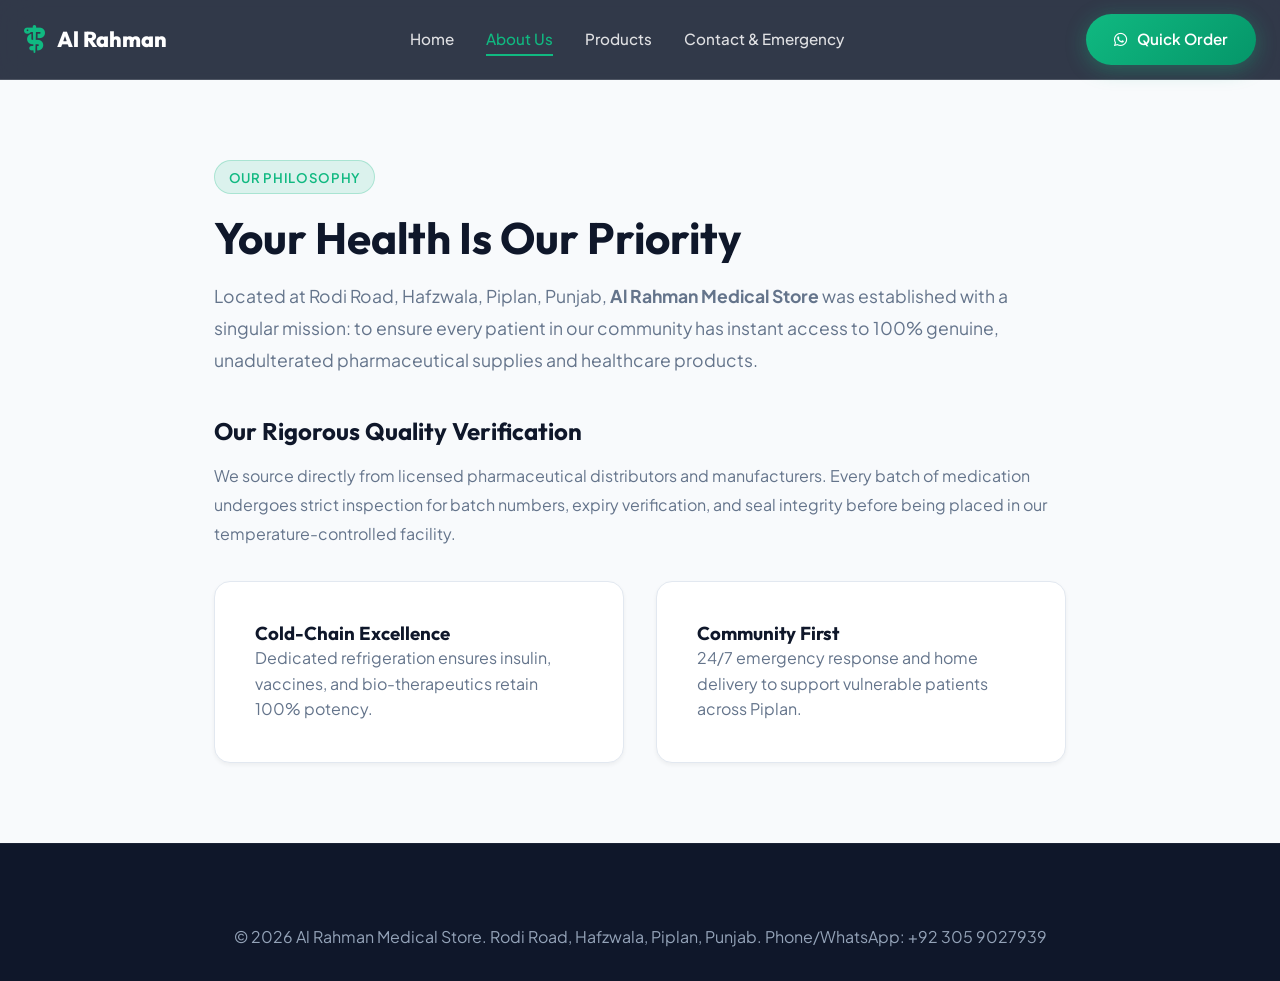
<file: about.html>
<!DOCTYPE html>
<html lang="en">
<head>
  <meta charset="UTF-8">
  <meta name="viewport" content="width=device-width, initial-scale=1.0">
  <title>About Us — Al Rahman Medical Store</title>
  <meta name="description" content="Learn about Al Rahman Medical Store in Piplan, Punjab. Our commitment to 100% authentic pharmaceuticals, cold-chain storage, and patient priority.">
  <link rel="stylesheet" href="styles.css">
  <link href="https://fonts.googleapis.com/css2?family=Outfit:wght@400;600;700;800&family=Plus+Jakarta+Sans:wght@400;500;600;700&display=swap" rel="stylesheet">
  <link rel="stylesheet" href="https://cdnjs.cloudflare.com/ajax/libs/font-awesome/6.4.0/css/all.min.css">
</head>
<body>

  <header class="header-nav">
    <div class="container nav-container">
      <a href="index.html" class="brand-logo"><i class="fa-solid fa-staff-snake"></i> Al Rahman</a>
      <nav class="nav-links">
        <a href="index.html">Home</a>
        <a href="about.html" class="active">About Us</a>
        <a href="products.html">Products</a>
        <a href="contact.html">Contact & Emergency</a>
      </nav>
      <div class="nav-actions">
        <a href="https://wa.me/923059027939" target="_blank" class="btn btn-primary"><i class="fa-brands fa-whatsapp"></i> Quick Order</a>
      </div>
    </div>
  </header>

  <section class="section-padding">
    <div class="container" style="max-width: 900px;">
      <span class="badge-tag">Our Philosophy</span>
      <h1 style="font-size: 2.75rem; margin: 1rem 0;">Your Health Is Our Priority</h1>
      
      <p style="font-size:1.1rem; line-height:1.8; margin-bottom:1.5rem;" class="text-muted">
        Located at Rodi Road, Hafzwala, Piplan, Punjab, <strong>Al Rahman Medical Store</strong> was established with a singular mission: to ensure every patient in our community has instant access to 100% genuine, unadulterated pharmaceutical supplies and healthcare products.
      </p>

      <h2 style="margin-top:2.5rem; margin-bottom:1rem;">Our Rigorous Quality Verification</h2>
      <p class="text-muted" style="line-height:1.8; margin-bottom:1.5rem;">
        We source directly from licensed pharmaceutical distributors and manufacturers. Every batch of medication undergoes strict inspection for batch numbers, expiry verification, and seal integrity before being placed in our temperature-controlled facility.
      </p>

      <div class="features-grid" style="margin-top:2rem;">
        <div class="feature-card">
          <h3>Cold-Chain Excellence</h3>
          <p class="text-muted">Dedicated refrigeration ensures insulin, vaccines, and bio-therapeutics retain 100% potency.</p>
        </div>
        <div class="feature-card">
          <h3>Community First</h3>
          <p class="text-muted">24/7 emergency response and home delivery to support vulnerable patients across Piplan.</p>
        </div>
      </div>
    </div>
  </section>

  <footer class="site-footer">
    <div class="container text-center">
      <p>&copy; 2026 Al Rahman Medical Store. Rodi Road, Hafzwala, Piplan, Punjab. Phone/WhatsApp: +92 305 9027939</p>
    </div>
  </footer>
</body>
</html>
</file>
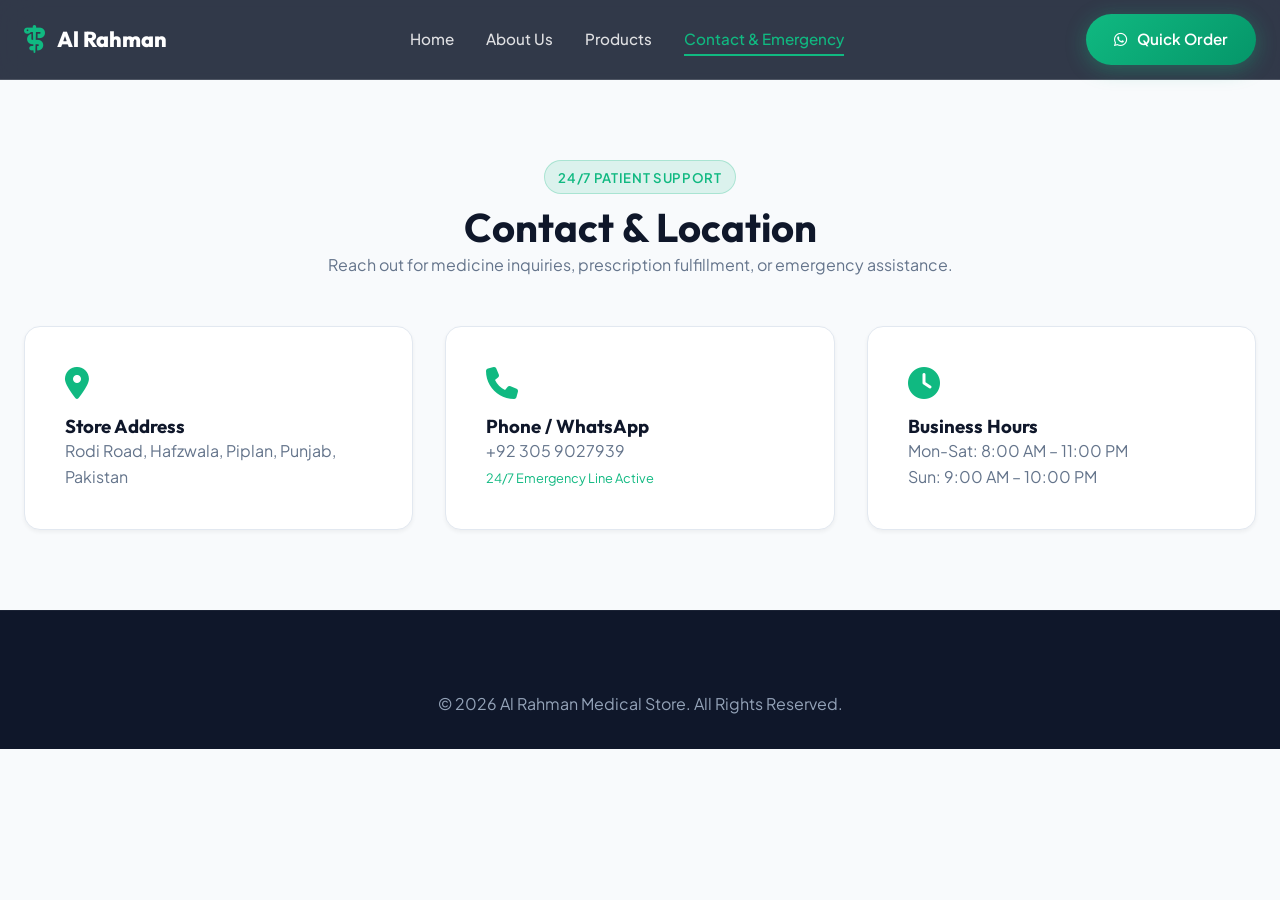
<file: contact.html>
<!DOCTYPE html>
<html lang="en">
<head>
  <meta charset="UTF-8">
  <meta name="viewport" content="width=device-width, initial-scale=1.0">
  <title>Contact Us & Emergency — Al Rahman Medical Store</title>
  <meta name="description" content="Get in touch with Al Rahman Medical Store in Piplan. Contact details, emergency numbers, store location on Rodi Road, and operating hours.">
  <link rel="stylesheet" href="styles.css">
  <link href="https://fonts.googleapis.com/css2?family=Outfit:wght@400;600;700;800&family=Plus+Jakarta+Sans:wght@400;500;600;700&display=swap" rel="stylesheet">
  <link rel="stylesheet" href="https://cdnjs.cloudflare.com/ajax/libs/font-awesome/6.4.0/css/all.min.css">
</head>
<body>

  <header class="header-nav">
    <div class="container nav-container">
      <a href="index.html" class="brand-logo"><i class="fa-solid fa-staff-snake"></i> Al Rahman</a>
      <nav class="nav-links">
        <a href="index.html">Home</a>
        <a href="about.html">About Us</a>
        <a href="products.html">Products</a>
        <a href="contact.html" class="active">Contact & Emergency</a>
      </nav>
      <div class="nav-actions">
        <a href="https://wa.me/923059027939" class="btn btn-primary"><i class="fa-brands fa-whatsapp"></i> Quick Order</a>
      </div>
    </div>
  </header>

  <section class="section-padding">
    <div class="container">
      <div class="text-center" style="max-width: 650px; margin: 0 auto 3rem;">
        <span class="badge-tag">24/7 Patient Support</span>
        <h1 style="font-size: 2.5rem; margin-top: 0.5rem;">Contact & Location</h1>
        <p class="text-muted">Reach out for medicine inquiries, prescription fulfillment, or emergency assistance.</p>
      </div>

      <div style="display:grid; grid-template-columns: repeat(auto-fit, minmax(300px, 1fr)); gap:2rem;">
        <div class="feature-card">
          <i class="fa-solid fa-location-dot" style="font-size:2rem; color:var(--primary-accent); margin-bottom:1rem;"></i>
          <h3>Store Address</h3>
          <p class="text-muted">Rodi Road, Hafzwala, Piplan, Punjab, Pakistan</p>
        </div>

        <div class="feature-card">
          <i class="fa-solid fa-phone" style="font-size:2rem; color:var(--primary-accent); margin-bottom:1rem;"></i>
          <h3>Phone / WhatsApp</h3>
          <p class="text-muted"><a href="tel:+923059027939">+92 305 9027939</a></p>
          <span style="font-size:0.8rem; color:var(--primary-accent);">24/7 Emergency Line Active</span>
        </div>

        <div class="feature-card">
          <i class="fa-solid fa-clock" style="font-size:2rem; color:var(--primary-accent); margin-bottom:1rem;"></i>
          <h3>Business Hours</h3>
          <p class="text-muted">Mon-Sat: 8:00 AM – 11:00 PM<br>Sun: 9:00 AM – 10:00 PM</p>
        </div>
      </div>
    </div>
  </section>

  <footer class="site-footer">
    <div class="container text-center">
      <p>&copy; 2026 Al Rahman Medical Store. All Rights Reserved.</p>
    </div>
  </footer>
</body>
</html>
</file>
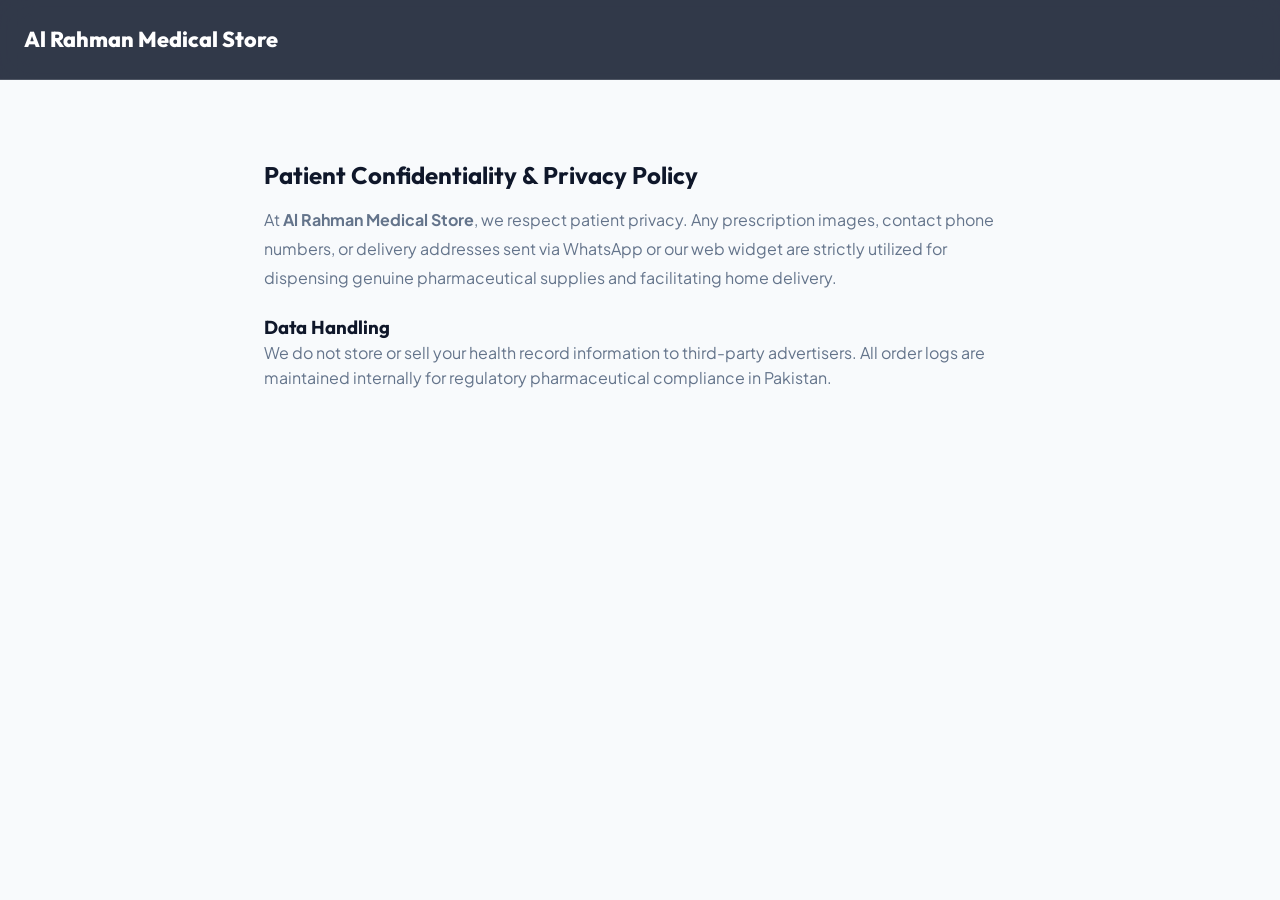
<file: privacy-policy.html>
<!DOCTYPE html>
<html lang="en">
<head>
  <meta charset="UTF-8">
  <meta name="viewport" content="width=device-width, initial-scale=1.0">
  <title>Privacy Policy — Al Rahman Medical Store</title>
  <link rel="stylesheet" href="styles.css">
  <link href="https://fonts.googleapis.com/css2?family=Outfit:wght@400;600;700;800&family=Plus+Jakarta+Sans:wght@400;500;600;700&display=swap" rel="stylesheet">
</head>
<body>
  <header class="header-nav">
    <div class="container nav-container">
      <a href="index.html" class="brand-logo">Al Rahman Medical Store</a>
    </div>
  </header>

  <section class="section-padding">
    <div class="container" style="max-width: 800px;">
      <h1>Patient Confidentiality & Privacy Policy</h1>
      <p class="text-muted" style="margin-top:1rem; line-height:1.8;">
        At <strong>Al Rahman Medical Store</strong>, we respect patient privacy. Any prescription images, contact phone numbers, or delivery addresses sent via WhatsApp or our web widget are strictly utilized for dispensing genuine pharmaceutical supplies and facilitating home delivery.
      </p>
      <h3 style="margin-top:1.5rem;">Data Handling</h3>
      <p class="text-muted">We do not store or sell your health record information to third-party advertisers. All order logs are maintained internally for regulatory pharmaceutical compliance in Pakistan.</p>
    </div>
  </section>
</body>
</html>
</file>
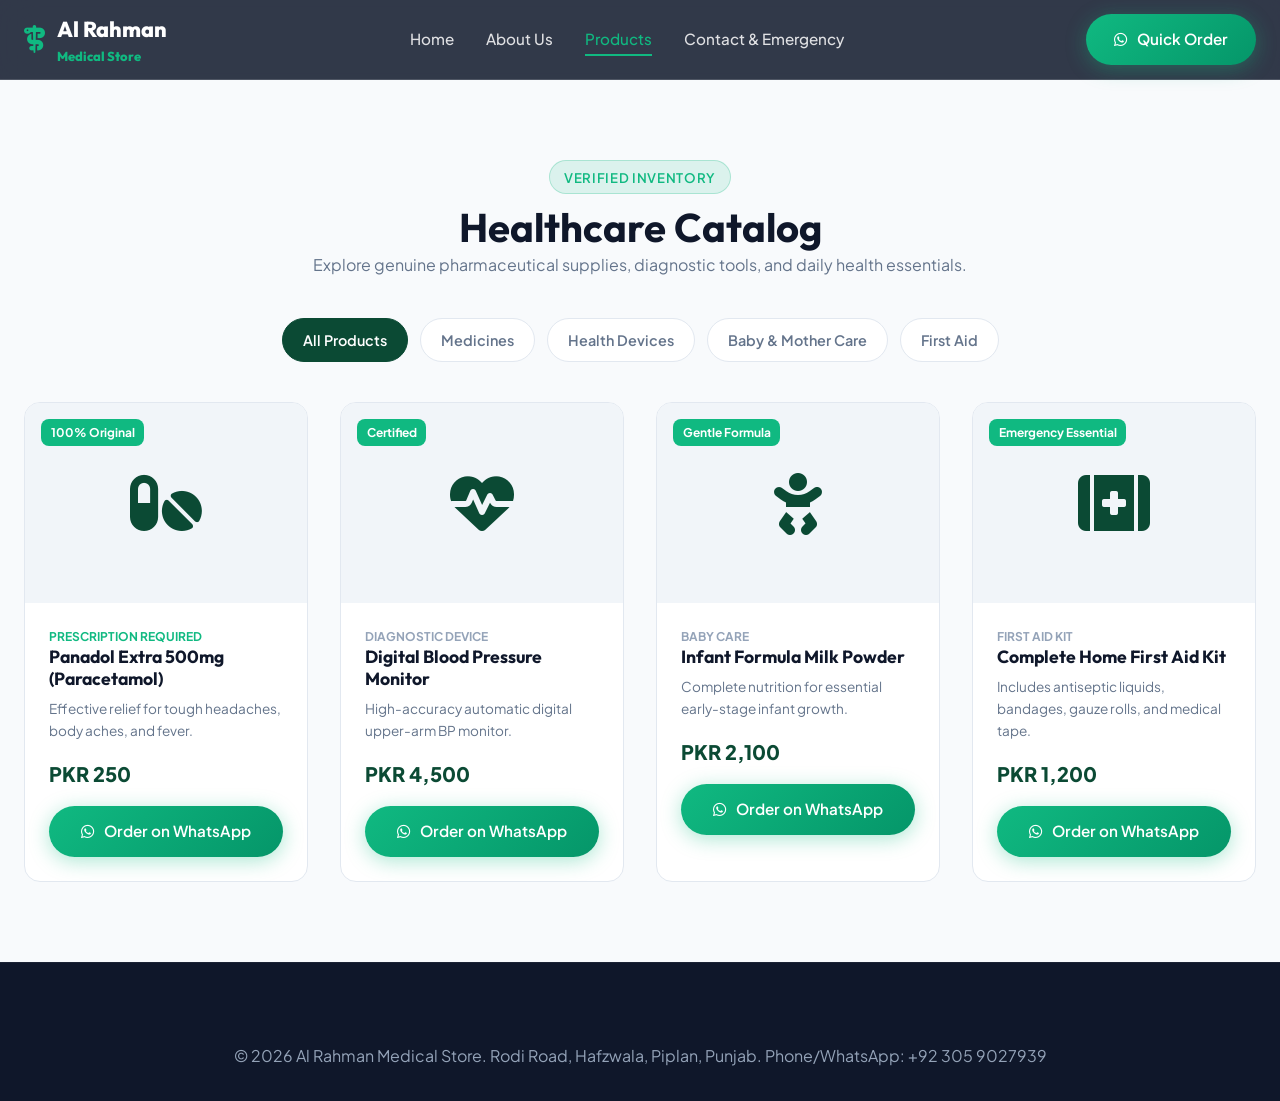
<file: products.html>
<!DOCTYPE html>
<html lang="en">
<head>
  <meta charset="UTF-8">
  <meta name="viewport" content="width=device-width, initial-scale=1.0">
  <title>Product Catalog — Al Rahman Medical Store</title>
  <meta name="description" content="Browse authentic medicines, healthcare devices, supplements, and baby care essentials at Al Rahman Medical Store in Piplan.">
  <link rel="stylesheet" href="styles.css">
  <link href="https://fonts.googleapis.com/css2?family=Outfit:wght@400;600;700;800&family=Plus+Jakarta+Sans:wght@400;500;600;700&display=swap" rel="stylesheet">
  <link rel="stylesheet" href="https://cdnjs.cloudflare.com/ajax/libs/font-awesome/6.4.0/css/all.min.css">
</head>
<body>

  <!-- Navigation -->
  <header class="header-nav">
    <div class="container nav-container">
      <a href="index.html" class="brand-logo">
        <i class="fa-solid fa-staff-snake"></i>
        <span>Al Rahman <small style="font-size:0.6em; display:block; color:var(--primary-accent);">Medical Store</small></span>
      </a>
      <nav class="nav-links">
        <a href="index.html">Home</a>
        <a href="about.html">About Us</a>
        <a href="products.html" class="active">Products</a>
        <a href="contact.html">Contact & Emergency</a>
      </nav>
      <div class="nav-actions">
        <a href="https://wa.me/923059027939" target="_blank" class="btn btn-primary"><i class="fa-brands fa-whatsapp"></i> Quick Order</a>
      </div>
    </div>
  </header>

  <!-- Product Catalog Section -->
  <section class="section-padding">
    <div class="container">
      <div class="text-center" style="max-width:700px; margin:0 auto 2.5rem;">
        <span class="badge-tag">Verified Inventory</span>
        <h1 style="font-size: 2.5rem; margin-top: 0.5rem;">Healthcare Catalog</h1>
        <p class="text-muted">Explore genuine pharmaceutical supplies, diagnostic tools, and daily health essentials.</p>
      </div>

      <!-- Filter Buttons -->
      <div class="filter-tabs">
        <button class="filter-btn active" data-filter="all">All Products</button>
        <button class="filter-btn" data-filter="medicines">Medicines</button>
        <button class="filter-btn" data-filter="devices">Health Devices</button>
        <button class="filter-btn" data-filter="baby">Baby & Mother Care</button>
        <button class="filter-btn" data-filter="firstaid">First Aid</button>
      </div>

      <!-- Products Grid -->
      <div class="products-grid">
        <!-- Product 1 -->
        <div class="product-card" data-category="medicines">
          <div class="product-img-wrapper">
            <span class="product-badge">100% Original</span>
            <i class="fa-solid fa-pills"></i>
          </div>
          <div class="product-info">
            <span style="font-size:0.75rem; color:var(--primary-accent); font-weight:700;">PRESCRIPTION REQUIRED</span>
            <h3 class="product-title">Panadol Extra 500mg (Paracetamol)</h3>
            <p class="text-muted" style="font-size:0.85rem; margin-bottom:1rem;">Effective relief for tough headaches, body aches, and fever.</p>
            <div class="product-price">PKR 250</div>
            <a href="https://wa.me/923059027939?text=Hello%20Al%20Rahman%20Medical%20Store,%20I%20want%20to%20order%20Panadol%20Extra%20500mg." target="_blank" class="btn btn-primary" style="width:100%;"><i class="fa-brands fa-whatsapp"></i> Order on WhatsApp</a>
          </div>
        </div>

        <!-- Product 2 -->
        <div class="product-card" data-category="devices">
          <div class="product-img-wrapper">
            <span class="product-badge">Certified</span>
            <i class="fa-solid fa-heart-pulse"></i>
          </div>
          <div class="product-info">
            <span style="font-size:0.75rem; color:var(--text-light); font-weight:700;">DIAGNOSTIC DEVICE</span>
            <h3 class="product-title">Digital Blood Pressure Monitor</h3>
            <p class="text-muted" style="font-size:0.85rem; margin-bottom:1rem;">High-accuracy automatic digital upper-arm BP monitor.</p>
            <div class="product-price">PKR 4,500</div>
            <a href="https://wa.me/923059027939?text=Hello%20Al%20Rahman%20Medical%20Store,%20I%20want%20to%20order%20the%20Digital%20Blood%20Pressure%20Monitor." target="_blank" class="btn btn-primary" style="width:100%;"><i class="fa-brands fa-whatsapp"></i> Order on WhatsApp</a>
          </div>
        </div>

        <!-- Product 3 -->
        <div class="product-card" data-category="baby">
          <div class="product-img-wrapper">
            <span class="product-badge">Gentle Formula</span>
            <i class="fa-solid fa-baby"></i>
          </div>
          <div class="product-info">
            <span style="font-size:0.75rem; color:var(--text-light); font-weight:700;">BABY CARE</span>
            <h3 class="product-title">Infant Formula Milk Powder</h3>
            <p class="text-muted" style="font-size:0.85rem; margin-bottom:1rem;">Complete nutrition for essential early-stage infant growth.</p>
            <div class="product-price">PKR 2,100</div>
            <a href="https://wa.me/923059027939?text=Hello%20Al%20Rahman%20Medical%20Store,%20I%20want%20to%20order%20Infant%20Formula%20Milk." target="_blank" class="btn btn-primary" style="width:100%;"><i class="fa-brands fa-whatsapp"></i> Order on WhatsApp</a>
          </div>
        </div>

        <!-- Product 4 -->
        <div class="product-card" data-category="firstaid">
          <div class="product-img-wrapper">
            <span class="product-badge">Emergency Essential</span>
            <i class="fa-solid fa-kit-medical"></i>
          </div>
          <div class="product-info">
            <span style="font-size:0.75rem; color:var(--text-light); font-weight:700;">FIRST AID KIT</span>
            <h3 class="product-title">Complete Home First Aid Kit</h3>
            <p class="text-muted" style="font-size:0.85rem; margin-bottom:1rem;">Includes antiseptic liquids, bandages, gauze rolls, and medical tape.</p>
            <div class="product-price">PKR 1,200</div>
            <a href="https://wa.me/923059027939?text=Hello%20Al%20Rahman%20Medical%20Store,%20I%20want%20to%20order%20the%20Complete%20Home%20First%20Aid%20Kit." target="_blank" class="btn btn-primary" style="width:100%;"><i class="fa-brands fa-whatsapp"></i> Order on WhatsApp</a>
          </div>
        </div>
      </div>
    </div>
  </section>

  <!-- Footer -->
  <footer class="site-footer">
    <div class="container text-center">
      <p>&copy; 2026 Al Rahman Medical Store. Rodi Road, Hafzwala, Piplan, Punjab. Phone/WhatsApp: +92 305 9027939</p>
    </div>
  </footer>

  <script src="main.js"></script>
</body>
</html>
</file>
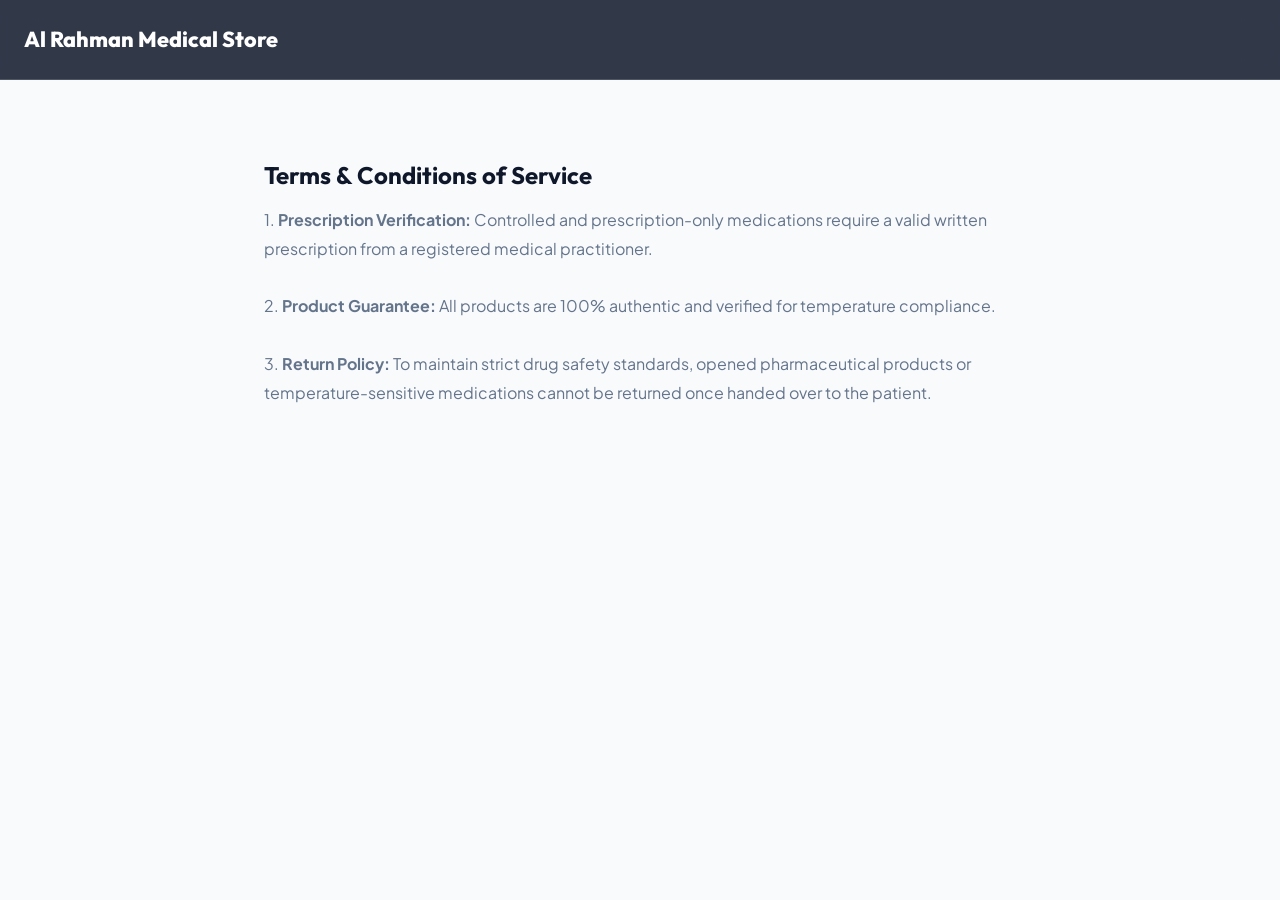
<file: terms-and-conditions.html>
<!DOCTYPE html>
<html lang="en">
<head>
  <meta charset="UTF-8">
  <meta name="viewport" content="width=device-width, initial-scale=1.0">
  <title>Terms & Conditions — Al Rahman Medical Store</title>
  <link rel="stylesheet" href="styles.css">
  <link href="https://fonts.googleapis.com/css2?family=Outfit:wght@400;600;700;800&family=Plus+Jakarta+Sans:wght@400;500;600;700&display=swap" rel="stylesheet">
</head>
<body>
  <header class="header-nav">
    <div class="container nav-container">
      <a href="index.html" class="brand-logo">Al Rahman Medical Store</a>
    </div>
  </header>

  <section class="section-padding">
    <div class="container" style="max-width: 800px;">
      <h1>Terms & Conditions of Service</h1>
      <p class="text-muted" style="margin-top:1rem; line-height:1.8;">
        1. <strong>Prescription Verification:</strong> Controlled and prescription-only medications require a valid written prescription from a registered medical practitioner.<br><br>
        2. <strong>Product Guarantee:</strong> All products are 100% authentic and verified for temperature compliance.<br><br>
        3. <strong>Return Policy:</strong> To maintain strict drug safety standards, opened pharmaceutical products or temperature-sensitive medications cannot be returned once handed over to the patient.
      </p>
    </div>
  </section>
</body>
</html>
</file>
<file: styles.css>
/* ==========================================================================
   AL RAHMAN MEDICAL STORE — GLOBAL STYLESHEET (styles.css)
   Design System: Luxury Modern Medical / Clinical Tech
   Palette: Emerald Greens, Deep Slate Navy, Platinum & Glassmorphism
   ========================================================================== */

/* --------------------------------------------------------------------------
   1. CSS VARIABLES & DESIGN TOKENS
   -------------------------------------------------------------------------- */
:root {
  --primary-dark: #062319;
  --primary-base: #0B4A34;
  --primary-light: #127553;
  --primary-accent: #10B981;
  --accent-glow: #34D399;
  
  --secondary-dark: #0F172A;
  --secondary-base: #1E293B;
  --secondary-light: #334155;
  
  --emerald-gradient: linear-gradient(135deg, #0B4A34 0%, #062319 100%);
  --glow-gradient: linear-gradient(135deg, #10B981 0%, #059669 100%);
  --accent-soft: rgba(16, 185, 129, 0.12);
  --emerald-border: rgba(16, 185, 129, 0.25);
  
  --white: #FFFFFF;
  --off-white: #F8FAFC;
  --light-gray: #F1F5F9;
  --border-color: #E2E8F0;
  --text-main: #0F172A;
  --text-muted: #64748B;
  --text-light: #94A3B8;

  --glass-bg: rgba(15, 23, 42, 0.85);
  --glass-border: rgba(255, 255, 255, 0.15);
  --glass-shadow: 0 8px 32px 0 rgba(0, 0, 0, 0.25);

  --font-main: 'Plus Jakarta Sans', system-ui, -apple-system, BlinkMacSystemFont, 'Segoe UI', Roboto, sans-serif;
  --font-heading: 'Outfit', var(--font-main);

  --container-max: 1280px;
  --nav-height: 80px;
  --radius-sm: 8px;
  --radius-md: 16px;
  --radius-lg: 24px;
  --radius-full: 9999px;

  --transition-fast: all 0.2s cubic-bezier(0.4, 0, 0.2, 1);
  --transition-smooth: all 0.4s cubic-bezier(0.16, 1, 0.3, 1);
  --shadow-sm: 0 2px 4px rgba(0,0,0,0.05);
  --shadow-md: 0 10px 25px -5px rgba(11, 74, 52, 0.12);
}

/* --------------------------------------------------------------------------
   2. GLOBAL RESET & BASE STYLES
   -------------------------------------------------------------------------- */
*, *::before, *::after {
  box-sizing: border-box;
  margin: 0;
  padding: 0;
}

html {
  scroll-behavior: smooth;
  font-size: 16px;
  text-size-adjust: 100%;
}

body {
  font-family: var(--font-main);
  background-color: var(--off-white);
  color: var(--text-main);
  line-height: 1.6;
  overflow-x: hidden;
  -webkit-font-smoothing: antialiased;
}

h1, h2, h3, h4, h5, h6 {
  font-family: var(--font-heading);
  font-weight: 700;
  line-height: 1.25;
  color: var(--text-main);
}

a {
  color: inherit;
  text-decoration: none;
  transition: var(--transition-fast);
}

img {
  max-width: 100%;
  height: auto;
  display: block;
}

ul { list-style: none; }
button, input, select, textarea { font: inherit; border: none; outline: none; }
button { cursor: pointer; background: none; }

/* --------------------------------------------------------------------------
   3. REUSABLE CONTAINER & UTILITIES
   -------------------------------------------------------------------------- */
.container {
  width: 100%;
  max-width: var(--container-max);
  margin: 0 auto;
  padding: 0 1.5rem;
}

.section-padding { padding: 5rem 0; }
.text-center { text-align: center; }
.text-emerald { color: var(--primary-accent); }
.text-muted { color: var(--text-muted); }

.badge-tag {
  display: inline-flex;
  align-items: center;
  gap: 0.5rem;
  padding: 0.35rem 0.85rem;
  background: var(--accent-soft);
  color: var(--primary-accent);
  border: 1px solid var(--emerald-border);
  border-radius: var(--radius-full);
  font-size: 0.825rem;
  font-weight: 600;
  text-transform: uppercase;
  letter-spacing: 0.05em;
}

.btn {
  display: inline-flex;
  align-items: center;
  justify-content: center;
  gap: 0.6rem;
  padding: 0.85rem 1.75rem;
  border-radius: var(--radius-full);
  font-weight: 600;
  font-size: 0.95rem;
  transition: var(--transition-smooth);
  box-shadow: var(--shadow-sm);
}

.btn-primary {
  background: var(--glow-gradient);
  color: var(--white);
  box-shadow: 0 4px 20px rgba(16, 185, 129, 0.35);
}

.btn-primary:hover {
  transform: translateY(-2px);
  box-shadow: 0 8px 30px rgba(16, 185, 129, 0.5);
}

.btn-secondary {
  background: rgba(255, 255, 255, 0.1);
  color: var(--white);
  border: 1px solid rgba(255, 255, 255, 0.2);
  backdrop-filter: blur(10px);
}

.btn-secondary:hover {
  background: rgba(255, 255, 255, 0.2);
  transform: translateY(-2px);
}

/* --------------------------------------------------------------------------
   4. EMERGENCY BANNER & NAVIGATION
   -------------------------------------------------------------------------- */
.top-emergency-bar {
  background: var(--primary-dark);
  color: var(--white);
  font-size: 0.85rem;
  padding: 0.5rem 0;
  border-bottom: 1px solid var(--emerald-border);
}

.top-emergency-bar .container {
  display: flex;
  justify-content: space-between;
  align-items: center;
}

.status-indicator {
  display: flex;
  align-items: center;
  gap: 0.5rem;
  font-weight: 600;
}

.pulse-dot {
  width: 8px;
  height: 8px;
  background-color: var(--primary-accent);
  border-radius: 50%;
  box-shadow: 0 0 0 0 rgba(16, 185, 129, 0.7);
  animation: pulse-ring 1.8s infinite;
}

@keyframes pulse-ring {
  0% { box-shadow: 0 0 0 0 rgba(16, 185, 129, 0.7); }
  70% { box-shadow: 0 0 0 10px rgba(16, 185, 129, 0); }
  100% { box-shadow: 0 0 0 0 rgba(16, 185, 129, 0); }
}

.header-nav {
  position: sticky;
  top: 0;
  z-index: 1000;
  background: var(--glass-bg);
  backdrop-filter: blur(16px);
  border-bottom: 1px solid var(--glass-border);
  height: var(--nav-height);
  display: flex;
  align-items: center;
}

.nav-container {
  display: flex;
  align-items: center;
  justify-content: space-between;
  width: 100%;
}

.brand-logo {
  display: flex;
  align-items: center;
  gap: 0.75rem;
  color: var(--white);
  font-family: var(--font-heading);
  font-size: 1.35rem;
  font-weight: 800;
}

.brand-logo i { color: var(--primary-accent); font-size: 1.75rem; }

.nav-links {
  display: flex;
  gap: 2rem;
  align-items: center;
}

.nav-links a {
  color: rgba(255, 255, 255, 0.85);
  font-weight: 500;
  font-size: 0.95rem;
  position: relative;
  padding: 0.25rem 0;
}

.nav-links a:hover, .nav-links a.active { color: var(--primary-accent); }

.nav-links a::after {
  content: '';
  position: absolute;
  bottom: 0;
  left: 0;
  width: 0%;
  height: 2px;
  background: var(--primary-accent);
  transition: var(--transition-fast);
}

.nav-links a:hover::after, .nav-links a.active::after { width: 100%; }

.mobile-toggle { display: none; color: var(--white); font-size: 1.5rem; }

/* --------------------------------------------------------------------------
   5. THREE.JS HERO & PRESCRIPTION UPLOAD
   -------------------------------------------------------------------------- */
.hero-wrapper {
  position: relative;
  background: var(--primary-dark);
  min-height: calc(100vh - var(--nav-height));
  display: flex;
  align-items: center;
  overflow: hidden;
  color: var(--white);
  padding: 4rem 0;
}

#three-canvas {
  position: absolute;
  top: 0; left: 0;
  width: 100%; height: 100%;
  z-index: 1;
  pointer-events: none;
}

.hero-content {
  position: relative;
  z-index: 2;
  display: grid;
  grid-template-columns: 1.1fr 0.9fr;
  gap: 3rem;
  align-items: center;
}

.hero-text h1 {
  font-size: 3.5rem;
  color: var(--white);
  margin: 1.25rem 0;
  line-height: 1.15;
}

.hero-text h1 span {
  background: linear-gradient(135deg, #34D399 0%, #10B981 100%);
  -webkit-background-clip: text;
  -webkit-text-fill-color: transparent;
}

.hero-text p {
  font-size: 1.15rem;
  color: var(--text-light);
  margin-bottom: 2rem;
}

.upload-card-hero {
  background: rgba(30, 41, 59, 0.75);
  backdrop-filter: blur(20px);
  border: 1px solid var(--glass-border);
  border-radius: var(--radius-lg);
  padding: 2rem;
  box-shadow: var(--glass-shadow);
}

.dropzone-box {
  border: 2px dashed var(--emerald-border);
  border-radius: var(--radius-md);
  padding: 2rem 1.5rem;
  text-align: center;
  background: rgba(16, 185, 129, 0.03);
  cursor: pointer;
  transition: var(--transition-fast);
}

.dropzone-box:hover {
  border-color: var(--primary-accent);
  background: rgba(16, 185, 129, 0.08);
}

.dropzone-box i { font-size: 2.5rem; color: var(--primary-accent); margin-bottom: 1rem; }

/* --------------------------------------------------------------------------
   6. STATS & FEATURES GRID
   -------------------------------------------------------------------------- */
.stats-bar {
  background: var(--secondary-dark);
  border-top: 1px solid rgba(255,255,255,0.08);
  border-bottom: 1px solid rgba(255,255,255,0.08);
  padding: 2.5rem 0;
  color: var(--white);
}

.stats-grid {
  display: grid;
  grid-template-columns: repeat(4, 1fr);
  gap: 2rem;
  text-align: center;
}

.stat-item h3 { font-size: 2.5rem; color: var(--primary-accent); margin-bottom: 0.25rem; }
.stat-item p { font-size: 0.9rem; color: var(--text-light); text-transform: uppercase; letter-spacing: 0.05em; }

.features-grid {
  display: grid;
  grid-template-columns: repeat(auto-fit, minmax(280px, 1fr));
  gap: 2rem;
  margin-top: 3rem;
}

.feature-card {
  background: var(--white);
  padding: 2.5rem;
  border-radius: var(--radius-md);
  border: 1px solid var(--border-color);
  box-shadow: var(--shadow-sm);
  transition: var(--transition-smooth);
}

.feature-card:hover {
  transform: translateY(-5px);
  box-shadow: var(--shadow-md);
  border-color: var(--emerald-border);
}

.feature-icon {
  width: 60px; height: 60px;
  background: var(--accent-soft);
  color: var(--primary-accent);
  border-radius: var(--radius-md);
  display: flex; align-items: center; justify-content: center;
  font-size: 1.5rem; margin-bottom: 1.5rem;
}

/* --------------------------------------------------------------------------
   7. PRODUCT CATALOG & FILTERS
   -------------------------------------------------------------------------- */
.filter-tabs {
  display: flex;
  justify-content: center;
  gap: 0.75rem;
  flex-wrap: wrap;
  margin-bottom: 2.5rem;
}

.filter-btn {
  padding: 0.6rem 1.25rem;
  border-radius: var(--radius-full);
  background: var(--white);
  border: 1px solid var(--border-color);
  color: var(--text-muted);
  font-weight: 600;
  font-size: 0.9rem;
  transition: var(--transition-fast);
}

.filter-btn.active, .filter-btn:hover {
  background: var(--primary-base);
  color: var(--white);
  border-color: var(--primary-base);
}

.products-grid {
  display: grid;
  grid-template-columns: repeat(auto-fill, minmax(280px, 1fr));
  gap: 2rem;
}

.product-card {
  background: var(--white);
  border-radius: var(--radius-md);
  border: 1px solid var(--border-color);
  overflow: hidden;
  transition: var(--transition-smooth);
  display: flex;
  flex-direction: column;
}

.product-card:hover {
  transform: translateY(-6px);
  box-shadow: var(--shadow-md);
}

.product-img-wrapper {
  position: relative;
  background: var(--light-gray);
  padding: 2.5rem;
  text-align: center;
  height: 200px;
  display: flex;
  align-items: center;
  justify-content: center;
}

.product-img-wrapper i { font-size: 4rem; color: var(--primary-base); }

.product-badge {
  position: absolute;
  top: 1rem; left: 1rem;
  background: var(--primary-accent);
  color: var(--white);
  font-size: 0.75rem;
  font-weight: 700;
  padding: 0.25rem 0.6rem;
  border-radius: var(--radius-sm);
}

.product-info {
  padding: 1.5rem;
  display: flex;
  flex-direction: column;
  flex-grow: 1;
}

.product-title { font-size: 1.1rem; margin-bottom: 0.5rem; color: var(--text-main); }
.product-price { font-size: 1.25rem; font-weight: 800; color: var(--primary-base); margin-bottom: 1rem; }

/* --------------------------------------------------------------------------
   8. FOOTER & DOCKED CTA
   -------------------------------------------------------------------------- */
.site-footer {
  background: var(--secondary-dark);
  color: var(--text-light);
  padding: 5rem 0 2rem;
  border-top: 1px solid rgba(255,255,255,0.05);
}

.footer-grid {
  display: grid;
  grid-template-columns: 1.5fr repeat(3, 1fr);
  gap: 3rem;
  margin-bottom: 3rem;
}

.footer-col h4 { color: var(--white); font-size: 1.1rem; margin-bottom: 1.5rem; }
.footer-links li { margin-bottom: 0.75rem; }
.footer-links a { color: var(--text-light); }
.footer-links a:hover { color: var(--primary-accent); }

.bottom-bar {
  border-top: 1px solid rgba(255,255,255,0.08);
  padding-top: 2rem;
  display: flex;
  justify-content: space-between;
  font-size: 0.85rem;
}

.docked-cta-wrapper {
  position: fixed;
  bottom: 2rem;
  right: 2rem;
  z-index: 999;
  display: flex;
  flex-direction: column;
  gap: 0.75rem;
}

.floating-btn {
  width: 56px; height: 56px;
  border-radius: 50%;
  display: flex; align-items: center; justify-content: center;
  color: var(--white); font-size: 1.5rem;
  box-shadow: 0 4px 20px rgba(0,0,0,0.3);
  transition: var(--transition-smooth);
}

.floating-whatsapp { background: #25D366; }
.floating-emergency { background: #EF4444; }
.floating-btn:hover { transform: scale(1.1); }

/* --------------------------------------------------------------------------
   9. RESPONSIVE BREAKPOINTS
   -------------------------------------------------------------------------- */
@media (max-width: 992px) {
  .hero-content { grid-template-columns: 1fr; }
  .stats-grid { grid-template-columns: repeat(2, 1fr); }
  .footer-grid { grid-template-columns: repeat(2, 1fr); }
}

@media (max-width: 768px) {
  .nav-links { display: none; }
  .mobile-toggle { display: block; }
  .hero-text h1 { font-size: 2.5rem; }
  .stats-grid { grid-template-columns: 1fr; }
  .footer-grid { grid-template-columns: 1fr; }
  .bottom-bar { flex-direction: column; gap: 1rem; text-align: center; }
}
</file>
